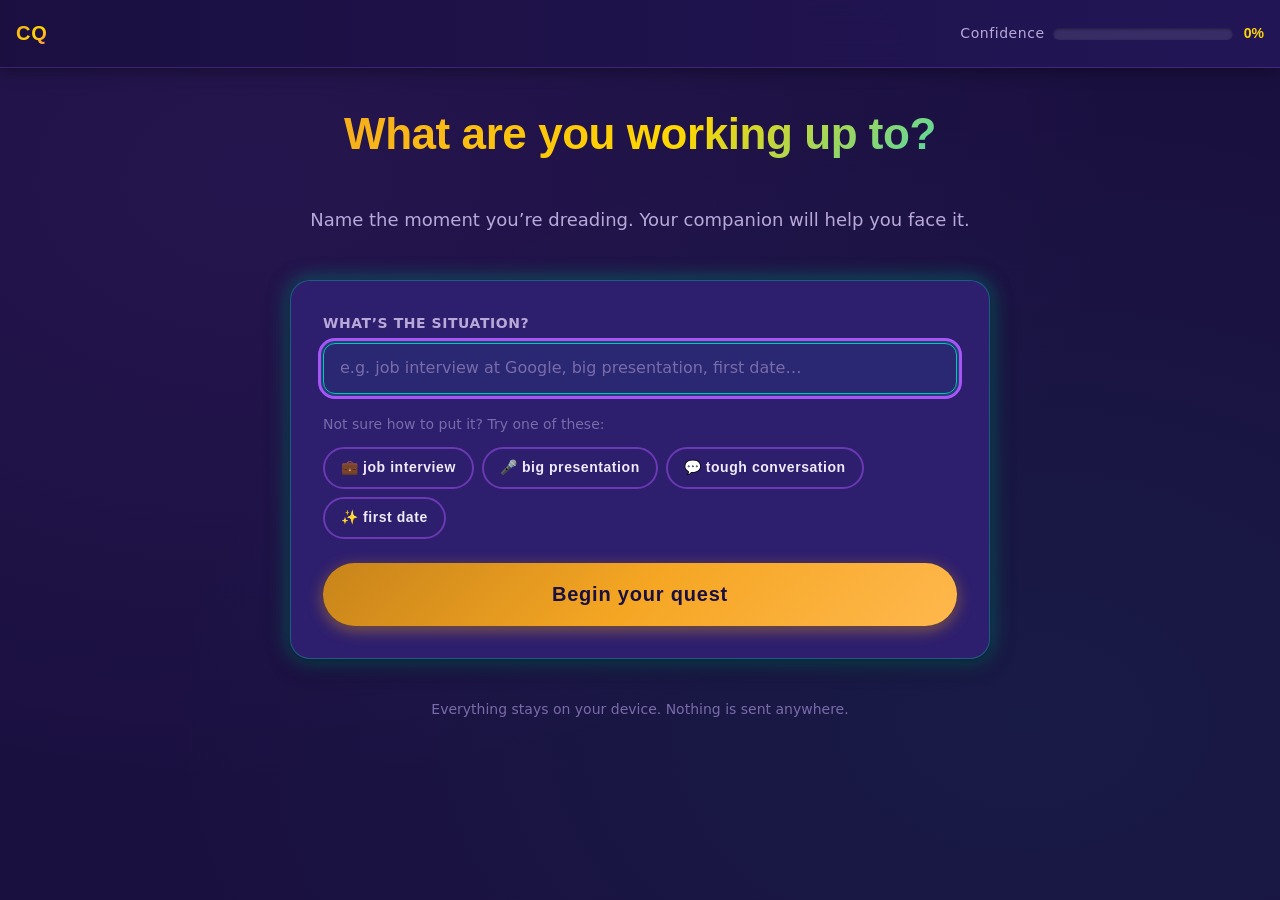
<file: index.html>
<!DOCTYPE html>
<!-- Brick: app-shell | Stud: all CQ.* modules | Socket: index.html -->
<!-- Entry point for ConfidenceQuest. Defines DOM structure and script load order. -->
<html lang="en">
<head>
  <meta charset="UTF-8" />
  <meta name="viewport" content="width=device-width, initial-scale=1.0, viewport-fit=cover" />
  <meta name="theme-color" content="#1A1040" />
  <meta name="description" content="ConfidenceQuest — train your confidence before the big moment." />
  <title>ConfidenceQuest</title>
  <link rel="stylesheet" href="css/theme.css" />
</head>
<body>

  <!-- Fixed top header: logo + event banner + confidence stat bar (injected by CQ.dashboard.renderBar) -->
  <header id="app-header" role="banner">
    <span class="header-logo" aria-label="ConfidenceQuest">CQ</span>
    <span class="header-event" id="header-event" aria-live="polite" aria-label="Current event"></span>
    <!-- CQ.dashboard.renderBar() appends .stat-bar-wrap here -->
  </header>

  <!-- Main app viewport: screen sections are shown/hidden by CQ.app.showScreen -->
  <div id="app">
    <main id="app-content" role="main">

      <!-- Each section starts empty; the matching screen module renders into it on mount. -->
      <section class="screen" id="screen-intake"        aria-label="Intake"></section>
      <section class="screen" id="screen-world-map"     aria-label="World Map"></section>
      <section class="screen" id="screen-breathe-runner"  aria-label="Breathe Runner"></section>
      <section class="screen" id="screen-thought-buster"  aria-label="Thought Buster"></section>
      <section class="screen" id="screen-power-up-lab"    aria-label="Power-Up Lab"></section>
      <section class="screen" id="screen-star-forge"      aria-label="Star Forge"></section>
      <section class="screen" id="screen-boss-battle"     aria-label="Boss Battle"></section>
      <section class="screen" id="screen-dashboard"       aria-label="Dashboard"></section>

    </main>
  </div>

  <!-- ═══════════════════════════════════════════════════════════════════════
       Script load order — MUST match INTERFACES.md exactly.
       Each file reads window.CQ which is initialised by game-state.js first.
       app.js is LAST so it can reference all registered screens.
  ════════════════════════════════════════════════════════════════════════ -->
  <!-- defer: download all in parallel, execute in order after HTML parse (fast first paint) -->
  <script defer src="js/game-state.js"></script>
  <script defer src="js/fx-kit.js"></script>
  <script defer src="js/companion.js"></script>
  <script defer src="js/dashboard.js"></script>
  <script defer src="js/intake.js"></script>
  <script defer src="js/world-map.js"></script>
  <script defer src="js/games/breathe-runner.js"></script>
  <script defer src="js/games/thought-buster.js"></script>
  <script defer src="js/games/power-up-lab.js"></script>
  <script defer src="js/games/star-forge.js"></script>
  <script defer src="js/games/boss-battle.js"></script>
  <script defer src="js/app.js"></script>

</body>
</html>
</file>
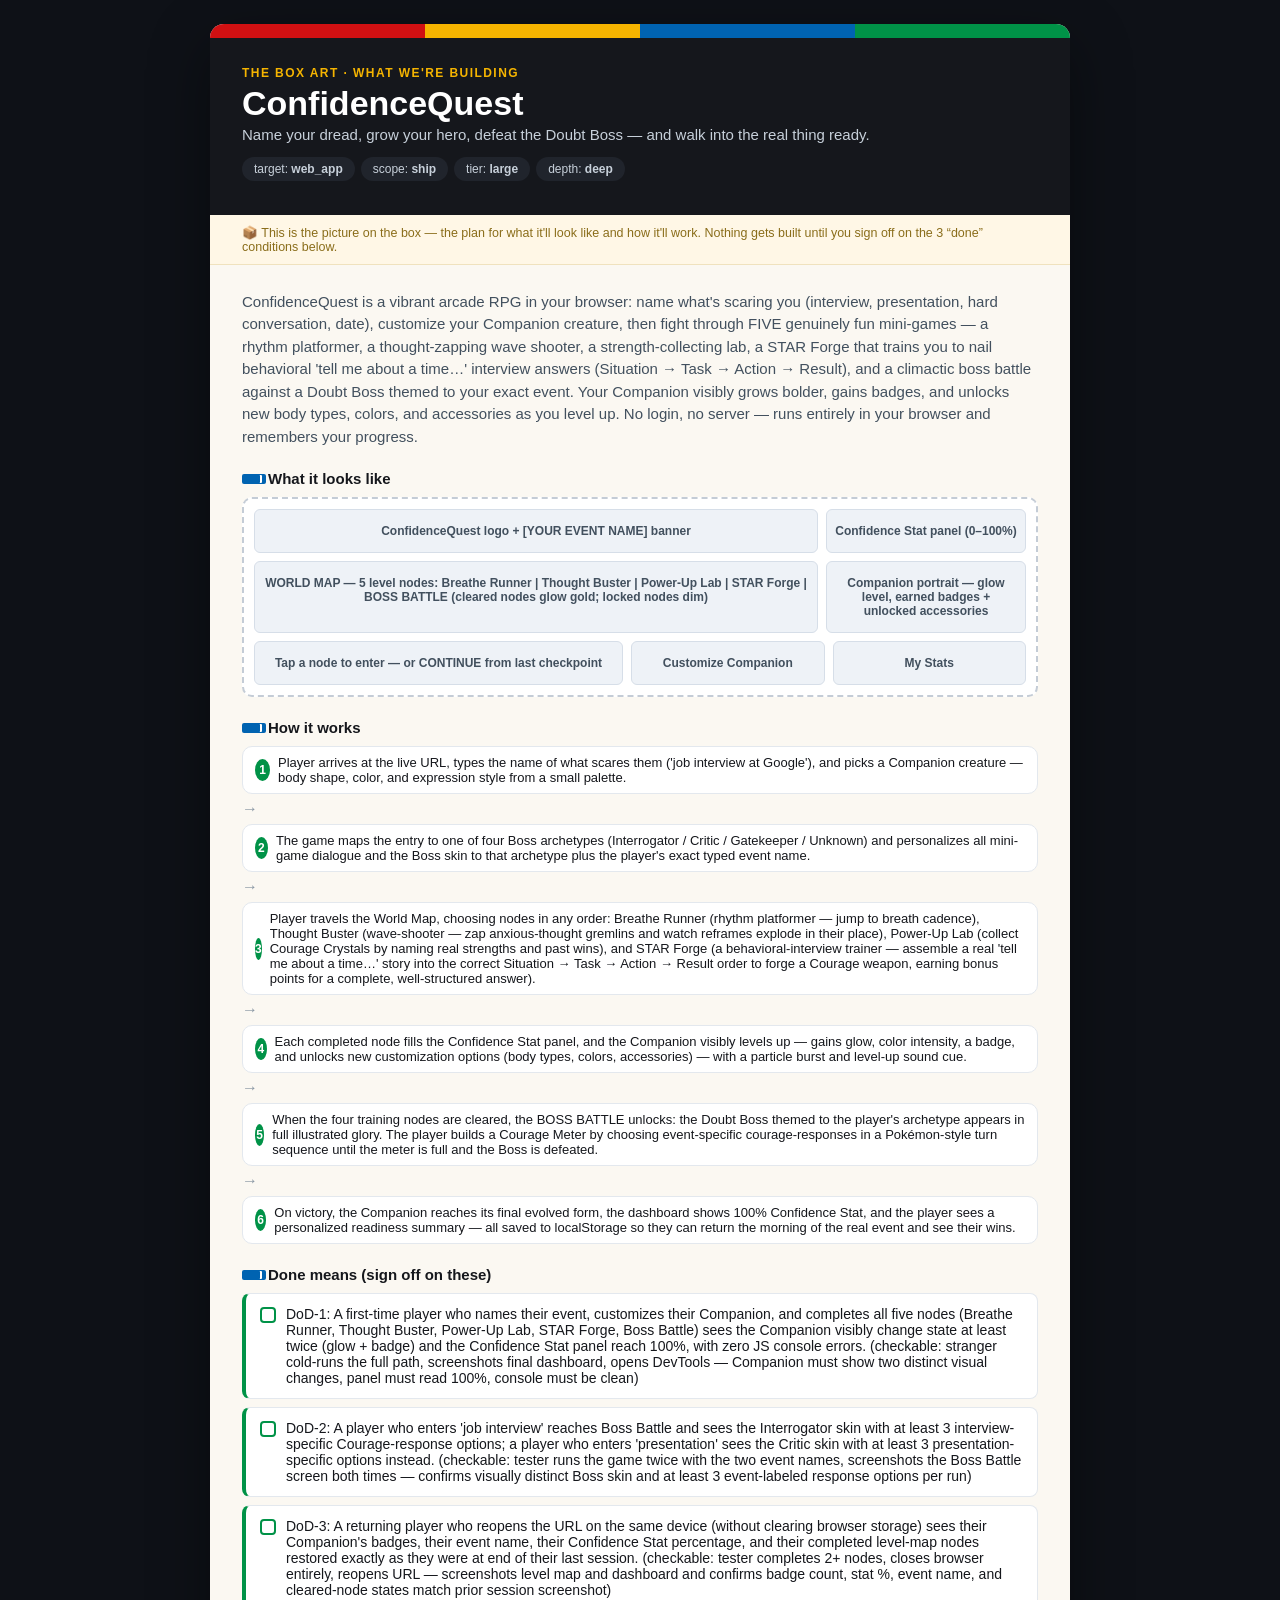
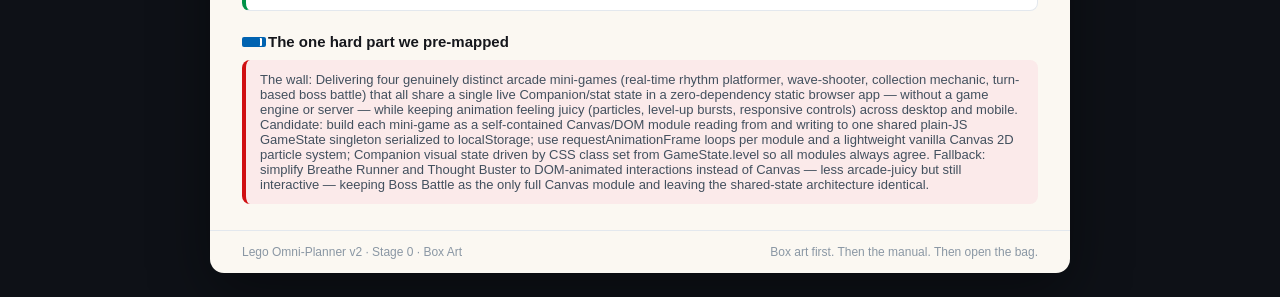
<file: box-art.html>
<!doctype html><html><head><meta charset="utf-8">
<title>Box Art — ConfidenceQuest</title>
<style>
:root{--red:#D01012;--yel:#F5B400;--blu:#0063B1;--grn:#009247;--org:#EE7203;--ink:#15171C;--slate:#42505E;--mute:#8A97A4;--line:#E3E8EE;--paper:#FBF8F2}
*{box-sizing:border-box} body{margin:0;background:#0E1117;font-family:-apple-system,Segoe UI,Roboto,Helvetica,Arial,sans-serif;color:var(--ink);padding:24px}
.page{max-width:860px;margin:0 auto;background:var(--paper);border-radius:14px;overflow:hidden;box-shadow:0 20px 60px rgba(0,0,0,.4)}
.band{display:flex;height:14px} .band>div{flex:1} .band .a{background:var(--red)}.band .b{background:var(--yel)}.band .c{background:var(--blu)}.band .d{background:var(--grn)}
.hero{background:var(--ink);color:#fff;padding:28px 32px}
.kick{color:var(--yel);font-weight:800;font-size:12px;letter-spacing:.12em}
.hero h1{margin:6px 0 4px;font-size:34px;line-height:1.05}
.hero .tag{color:#C7D0DA;font-size:15px}
.chips{margin-top:14px} .chip{display:inline-block;background:#20242C;color:#C7D0DA;border-radius:20px;padding:5px 12px;font-size:12px;margin:0 6px 6px 0}
.body{padding:26px 32px}
.sec{font-weight:800;color:var(--ink);font-size:15px;margin:22px 0 10px;display:flex;align-items:center;gap:8px}
.sec::before{content:"";width:18px;height:10px;border-radius:2px;background:var(--blu);box-shadow:3px 0 0 -1px #fff,6px 0 0 0 var(--blu)}
.what{color:var(--slate);font-size:15px;line-height:1.5}
.wf{border:2px dashed #C4CCD6;border-radius:10px;padding:10px;background:#fff}
.wfrow{display:flex;gap:8px;margin-bottom:8px} .wfrow:last-child{margin-bottom:0}
.wfcell{background:#EEF2F7;border:1px solid #D6DEE8;border-radius:6px;padding:14px 8px;text-align:center;font-size:12px;color:var(--slate);font-weight:600;min-height:30px}
.feat{display:flex;flex-wrap:wrap;gap:8px} .ftag{background:#EEF2F7;border-radius:8px;padding:8px 12px;font-size:13px;color:var(--slate)}
.flow{display:flex;align-items:center;flex-wrap:wrap;gap:6px}
.step{display:flex;align-items:center;gap:8px;background:#fff;border:1px solid var(--line);border-radius:10px;padding:8px 12px}
.num{width:22px;height:22px;border-radius:50%;background:var(--grn);color:#fff;font-weight:800;font-size:12px;display:flex;align-items:center;justify-content:center}
.lbl{font-size:13px;color:var(--ink)} .arr{color:var(--mute);font-weight:800}
ul.dod{list-style:none;padding:0;margin:0} ul.dod li{display:flex;align-items:flex-start;gap:10px;background:#fff;border:1px solid var(--line);border-left:4px solid var(--grn);border-radius:8px;padding:12px 14px;margin-bottom:8px;font-size:14px;color:var(--ink)}
.box{width:16px;height:16px;border:2px solid var(--grn);border-radius:4px;flex:0 0 auto;margin-top:1px}
.wall{background:#FBEAEA;border-left:4px solid var(--red);border-radius:8px;padding:12px 14px;font-size:13px;color:var(--slate)}
.foot{padding:14px 32px;border-top:1px solid var(--line);color:var(--mute);font-size:12px;display:flex;justify-content:space-between}
.note{padding:10px 32px;background:#FFF7E6;color:#8a6d1a;font-size:12.5px;border-bottom:1px solid #F0E2BE}
</style></head><body>
<div class="page">
  <div class="band"><div class="a"></div><div class="b"></div><div class="c"></div><div class="d"></div></div>
  <div class="hero">
    <div class="kick">THE BOX ART · WHAT WE'RE BUILDING</div>
    <h1>ConfidenceQuest</h1>
    <div class="tag">Name your dread, grow your hero, defeat the Doubt Boss — and walk into the real thing ready.</div>
    <div class="chips"><span class="chip">target: <b>web_app</b></span><span class="chip">scope: <b>ship</b></span><span class="chip">tier: <b>large</b></span><span class="chip">depth: <b>deep</b></span></div>
  </div>
  <div class="note">📦 This is the picture on the box — the plan for what it'll look like and how it'll work. Nothing gets built until you sign off on the 3 “done” conditions below.</div>
  <div class="body">
    <div class="what">ConfidenceQuest is a vibrant arcade RPG in your browser: name what&#x27;s scaring you (interview, presentation, hard conversation, date), customize your Companion creature, then fight through FIVE genuinely fun mini-games — a rhythm platformer, a thought-zapping wave shooter, a strength-collecting lab, a STAR Forge that trains you to nail behavioral &#x27;tell me about a time…&#x27; interview answers (Situation → Task → Action → Result), and a climactic boss battle against a Doubt Boss themed to your exact event. Your Companion visibly grows bolder, gains badges, and unlocks new body types, colors, and accessories as you level up. No login, no server — runs entirely in your browser and remembers your progress.</div>
    <div class="sec">What it looks like</div>
    <div class="wf"><div class="wfrow"><div class="wfcell" style="flex:3">ConfidenceQuest logo + [YOUR EVENT NAME] banner</div><div class="wfcell" style="flex:1">Confidence Stat panel (0–100%)</div></div><div class="wfrow"><div class="wfcell" style="flex:3">WORLD MAP — 5 level nodes: Breathe Runner | Thought Buster | Power-Up Lab | STAR Forge | BOSS BATTLE (cleared nodes glow gold; locked nodes dim)</div><div class="wfcell" style="flex:1">Companion portrait — glow level, earned badges + unlocked accessories</div></div><div class="wfrow"><div class="wfcell" style="flex:2">Tap a node to enter — or CONTINUE from last checkpoint</div><div class="wfcell" style="flex:1">Customize Companion</div><div class="wfcell" style="flex:1">My Stats</div></div></div>
    <div class="sec">How it works</div>
    <div class="flow"><div class="step"><div class="num">1</div><div class="lbl">Player arrives at the live URL, types the name of what scares them (&#x27;job interview at Google&#x27;), and picks a Companion creature — body shape, color, and expression style from a small palette.</div></div><div class="arr">→</div><div class="step"><div class="num">2</div><div class="lbl">The game maps the entry to one of four Boss archetypes (Interrogator / Critic / Gatekeeper / Unknown) and personalizes all mini-game dialogue and the Boss skin to that archetype plus the player&#x27;s exact typed event name.</div></div><div class="arr">→</div><div class="step"><div class="num">3</div><div class="lbl">Player travels the World Map, choosing nodes in any order: Breathe Runner (rhythm platformer — jump to breath cadence), Thought Buster (wave-shooter — zap anxious-thought gremlins and watch reframes explode in their place), Power-Up Lab (collect Courage Crystals by naming real strengths and past wins), and STAR Forge (a behavioral-interview trainer — assemble a real &#x27;tell me about a time…&#x27; story into the correct Situation → Task → Action → Result order to forge a Courage weapon, earning bonus points for a complete, well-structured answer).</div></div><div class="arr">→</div><div class="step"><div class="num">4</div><div class="lbl">Each completed node fills the Confidence Stat panel, and the Companion visibly levels up — gains glow, color intensity, a badge, and unlocks new customization options (body types, colors, accessories) — with a particle burst and level-up sound cue.</div></div><div class="arr">→</div><div class="step"><div class="num">5</div><div class="lbl">When the four training nodes are cleared, the BOSS BATTLE unlocks: the Doubt Boss themed to the player&#x27;s archetype appears in full illustrated glory. The player builds a Courage Meter by choosing event-specific courage-responses in a Pokémon-style turn sequence until the meter is full and the Boss is defeated.</div></div><div class="arr">→</div><div class="step"><div class="num">6</div><div class="lbl">On victory, the Companion reaches its final evolved form, the dashboard shows 100% Confidence Stat, and the player sees a personalized readiness summary — all saved to localStorage so they can return the morning of the real event and see their wins.</div></div></div>
    <div class="sec">Done means (sign off on these)</div>
    <ul class="dod"><li><span class="box"></span>DoD-1: A first-time player who names their event, customizes their Companion, and completes all five nodes (Breathe Runner, Thought Buster, Power-Up Lab, STAR Forge, Boss Battle) sees the Companion visibly change state at least twice (glow + badge) and the Confidence Stat panel reach 100%, with zero JS console errors. (checkable: stranger cold-runs the full path, screenshots final dashboard, opens DevTools — Companion must show two distinct visual changes, panel must read 100%, console must be clean)</li><li><span class="box"></span>DoD-2: A player who enters &#x27;job interview&#x27; reaches Boss Battle and sees the Interrogator skin with at least 3 interview-specific Courage-response options; a player who enters &#x27;presentation&#x27; sees the Critic skin with at least 3 presentation-specific options instead. (checkable: tester runs the game twice with the two event names, screenshots the Boss Battle screen both times — confirms visually distinct Boss skin and at least 3 event-labeled response options per run)</li><li><span class="box"></span>DoD-3: A returning player who reopens the URL on the same device (without clearing browser storage) sees their Companion&#x27;s badges, their event name, their Confidence Stat percentage, and their completed level-map nodes restored exactly as they were at end of their last session. (checkable: tester completes 2+ nodes, closes browser entirely, reopens URL — screenshots level map and dashboard and confirms badge count, stat %, event name, and cleared-node states match prior session screenshot)</li></ul>
    <div class="sec">The one hard part we pre-mapped</div>
    <div class="wall">The wall: Delivering four genuinely distinct arcade mini-games (real-time rhythm platformer, wave-shooter, collection mechanic, turn-based boss battle) that all share a single live Companion/stat state in a zero-dependency static browser app — without a game engine or server — while keeping animation feeling juicy (particles, level-up bursts, responsive controls) across desktop and mobile. Candidate: build each mini-game as a self-contained Canvas/DOM module reading from and writing to one shared plain-JS GameState singleton serialized to localStorage; use requestAnimationFrame loops per module and a lightweight vanilla Canvas 2D particle system; Companion visual state driven by CSS class set from GameState.level so all modules always agree. Fallback: simplify Breathe Runner and Thought Buster to DOM-animated interactions instead of Canvas — less arcade-juicy but still interactive — keeping Boss Battle as the only full Canvas module and leaving the shared-state architecture identical.</div>
  </div>
  <div class="foot"><span>Lego Omni-Planner v2 · Stage 0 · Box Art</span><span>Box art first. Then the manual. Then open the bag.</span></div>
</div>
</body></html>
</file>
<file: css/theme.css>
/* theme-kit — ConfidenceQuest design tokens, screen system, layout utilities, companion glow levels
   stud: reads box-art.json (palette/tone: vibrant indie-game, warm, energetic)
   socket: writes css/theme.css — consumed by every brick (app-shell, companion-system, screens) */

/* ==========================================================================
   DESIGN TOKENS — Custom Properties
   ========================================================================== */

:root {
  /* --- Brand palette --- */
  --amber:        #F5A623;
  --amber-light:  #FFB84D;
  --amber-dark:   #C8841A;
  --teal:         #00C9B1;
  --teal-light:   #33D6C4;
  --teal-dark:    #009E8C;
  --gold:         #FFD700;
  --gold-light:   #FFE74C;
  --coral:        #FF6B6B;
  --coral-light:  #FF8E8E;
  --coral-dark:   #CC4545;

  /* --- Background & surface shades --- */
  --bg:           #1A1040;   /* deep indigo — the game canvas */
  --bg-mid:       #231657;   /* slightly lighter indigo for cards */
  --bg-surface:   #2D1E6E;   /* surface / panel background */
  --bg-surface2:  #3A2685;   /* elevated surface (modals, tooltips) */
  --bg-overlay:   rgba(26, 16, 64, 0.85);

  /* --- Text --- */
  --text-primary:   #F0EAF8;   /* near-white with warm purple tint */
  --text-secondary: #B8A9D9;   /* muted lavender — labels, captions */
  --text-dim:       #7A6BAA;   /* very dim — disabled, placeholders */
  --text-on-amber:  #1A1040;   /* dark text on amber buttons */
  --text-on-teal:   #0A0825;   /* dark text on teal buttons */
  --text-on-gold:   #1A1040;

  /* --- Accent / highlight --- */
  --accent-glow:    #A855F7;   /* purple glow for companion / focus rings */
  --star-color:     #FFD700;
  --badge-bg:       #3A2685;
  --badge-border:   #A855F7;

  /* --- Spacing scale (8-pt grid) --- */
  --sp-1:  0.25rem;  /*  4px */
  --sp-2:  0.5rem;   /*  8px */
  --sp-3:  0.75rem;  /* 12px */
  --sp-4:  1rem;     /* 16px */
  --sp-5:  1.25rem;  /* 20px */
  --sp-6:  1.5rem;   /* 24px */
  --sp-8:  2rem;     /* 32px */
  --sp-10: 2.5rem;   /* 40px */
  --sp-12: 3rem;     /* 48px */
  --sp-16: 4rem;     /* 64px */

  /* --- Border radius --- */
  --r-sm:   0.375rem;  /*  6px */
  --r-md:   0.75rem;   /* 12px */
  --r-lg:   1.25rem;   /* 20px */
  --r-xl:   2rem;      /* 32px */
  --r-full: 9999px;

  /* --- Shadows / glow --- */
  --shadow-card:    0 4px 24px rgba(0, 0, 0, 0.45), 0 1px 4px rgba(0,0,0,0.3);
  --shadow-amber:   0 0 20px rgba(245, 166, 35, 0.55);
  --shadow-teal:    0 0 20px rgba(0, 201, 177, 0.55);
  --shadow-gold:    0 0 24px rgba(255, 215, 0, 0.7);
  --shadow-purple:  0 0 20px rgba(168, 85, 247, 0.55);
  --shadow-coral:   0 0 20px rgba(255, 107, 107, 0.55);

  /* --- Typography --- */
  /* Game display — bold, rounded, widely-supported cross-platform */
  --font-display: "Trebuchet MS", "Segoe UI", "Helvetica Neue", Arial, sans-serif;
  /* Body — clean, legible at small sizes on all platforms */
  --font-body:    system-ui, -apple-system, "Segoe UI", Roboto, Helvetica, Arial, sans-serif;
  --font-mono:    "Menlo", "Consolas", "Courier New", monospace;

  /* Type scale */
  --text-xs:   0.75rem;   /* 12px */
  --text-sm:   0.875rem;  /* 14px */
  --text-base: 1rem;      /* 16px */
  --text-lg:   1.125rem;  /* 18px */
  --text-xl:   1.25rem;   /* 20px */
  --text-2xl:  1.5rem;    /* 24px */
  --text-3xl:  1.875rem;  /* 30px */
  --text-4xl:  2.25rem;   /* 36px */
  --text-5xl:  3rem;      /* 48px */

  /* Line heights */
  --leading-tight:  1.2;
  --leading-snug:   1.35;
  --leading-normal: 1.55;

  /* Letter spacing */
  --tracking-wide:  0.04em;
  --tracking-wider: 0.08em;
  --tracking-tight: -0.01em;

  /* --- Transitions --- */
  --ease-out:    cubic-bezier(0.25, 0.8, 0.25, 1);
  --ease-bounce: cubic-bezier(0.34, 1.56, 0.64, 1);
  --ease-in-out: cubic-bezier(0.45, 0, 0.55, 1);
  --dur-fast:    120ms;
  --dur-normal:  240ms;
  --dur-slow:    400ms;

  /* --- Layout --- */
  --header-h:  56px;
  --max-w:     640px;   /* max content width on wide screens */
}


/* ==========================================================================
   RESET / BASE
   ========================================================================== */

*,
*::before,
*::after {
  box-sizing: border-box;
  margin: 0;
  padding: 0;
}

html {
  font-size: 16px;
  -webkit-text-size-adjust: 100%;
  text-size-adjust: 100%;
  scroll-behavior: smooth;
}

body {
  font-family: var(--font-body);
  font-size: var(--text-base);
  line-height: var(--leading-normal);
  color: var(--text-primary);
  background-color: var(--bg);
  /* Subtle star-field gradient behind everything */
  background-image:
    radial-gradient(ellipse at 20% 20%, rgba(168, 85, 247, 0.08) 0%, transparent 60%),
    radial-gradient(ellipse at 80% 80%, rgba(0, 201, 177, 0.06) 0%, transparent 60%);
  min-height: 100dvh;
  overscroll-behavior: none;
  -webkit-font-smoothing: antialiased;
  -moz-osx-font-smoothing: grayscale;
}

img, canvas, svg {
  display: block;
  max-width: 100%;
}

button, input, textarea, select {
  font: inherit;
  color: inherit;
  border: none;
  background: none;
  outline: none;
}

a {
  color: var(--teal-light);
  text-decoration: none;
}

a:hover {
  color: var(--teal);
}

ul, ol {
  list-style: none;
}


/* ==========================================================================
   VIEWPORT APP CONTAINER
   ========================================================================== */

#app {
  display: flex;
  flex-direction: column;
  min-height: 100dvh;
  width: 100%;
  position: relative;
}

/* The scrollable content area below the fixed header */
#app-content {
  flex: 1;
  display: flex;
  flex-direction: column;
  margin-top: var(--header-h);
  width: 100%;
  overflow-x: hidden;
}


/* ==========================================================================
   FIXED TOP HEADER BAR
   (logo + event banner + Confidence Stat bar)
   ========================================================================== */

#app-header {
  position: fixed;
  top: 0;
  left: 0;
  right: 0;
  height: var(--header-h);
  z-index: 100;
  display: flex;
  align-items: center;
  gap: var(--sp-3);
  padding: 0 var(--sp-4);
  background: linear-gradient(
    90deg,
    rgba(26, 16, 64, 0.97) 0%,
    rgba(35, 22, 87, 0.97) 100%
  );
  backdrop-filter: blur(12px);
  -webkit-backdrop-filter: blur(12px);
  border-bottom: 1px solid rgba(168, 85, 247, 0.25);
  box-shadow: 0 2px 16px rgba(0, 0, 0, 0.4);
}

#app-header .header-logo {
  font-family: var(--font-display);
  font-size: var(--text-lg);
  font-weight: 700;
  letter-spacing: var(--tracking-wide);
  background: linear-gradient(135deg, var(--amber) 0%, var(--gold) 60%, var(--coral) 100%);
  -webkit-background-clip: text;
  -webkit-text-fill-color: transparent;
  background-clip: text;
  white-space: nowrap;
  flex-shrink: 0;
}

#app-header .header-event {
  font-size: var(--text-xs);
  color: var(--text-secondary);
  letter-spacing: var(--tracking-wider);
  text-transform: uppercase;
  white-space: nowrap;
  overflow: hidden;
  text-overflow: ellipsis;
  flex: 1;
  min-width: 0;
}

/* Stat bar lives in the header on the right */
#app-header .stat-bar-wrap {
  flex-shrink: 0;
  display: flex;
  align-items: center;
  gap: var(--sp-2);
}

#app-header .stat-label {
  font-size: var(--text-xs);
  color: var(--text-secondary);
  letter-spacing: var(--tracking-wide);
  white-space: nowrap;
}

#app-header .stat-pct {
  font-family: var(--font-display);
  font-size: var(--text-sm);
  font-weight: 700;
  color: var(--gold);
  min-width: 3ch;
  text-align: right;
}


/* ==========================================================================
   CONFIDENCE STAT BAR  (.stat-bar / .stat-bar__fill)
   Used both in the header and on the dashboard screen.
   ========================================================================== */

.stat-bar {
  position: relative;
  width: 80px;
  height: 8px;
  border-radius: var(--r-full);
  background: rgba(255, 255, 255, 0.1);
  overflow: hidden;
  box-shadow: inset 0 1px 3px rgba(0,0,0,0.4);
}

.stat-bar__fill {
  position: absolute;
  top: 0;
  left: 0;
  height: 100%;
  border-radius: var(--r-full);
  background: linear-gradient(90deg, var(--teal) 0%, var(--gold) 60%, var(--amber) 100%);
  box-shadow: 0 0 8px rgba(255, 215, 0, 0.6);
  transition: width var(--dur-slow) var(--ease-out);
  will-change: width;
}

/* Larger stat bar for dashboard screen */
.stat-bar--lg {
  width: 100%;
  height: 18px;
  border-radius: var(--r-full);
}

.stat-bar--lg .stat-bar__fill {
  box-shadow: 0 0 16px rgba(255, 215, 0, 0.7), 0 0 32px rgba(0, 201, 177, 0.4);
}

/* Pulsing shimmer on fill when at 100% */
.stat-bar__fill--complete {
  animation: shimmer-bar 1.8s ease-in-out infinite;
}

@keyframes shimmer-bar {
  0%, 100% { filter: brightness(1); }
  50%       { filter: brightness(1.35) saturate(1.3); }
}


/* ==========================================================================
   SCREEN SYSTEM  (app-shell writes .screen / .screen--active per INTERFACES.md)
   ========================================================================== */

.screen {
  display: none;
  flex-direction: column;
  align-items: center;
  width: 100%;
  min-height: calc(100dvh - var(--header-h));
  padding: var(--sp-6) var(--sp-4) var(--sp-12);
  animation: none;
}

.screen--active {
  display: flex;
  animation: screen-in var(--dur-normal) var(--ease-out) both;
}

@keyframes screen-in {
  from {
    opacity: 0;
    transform: translateY(10px);
  }
  to {
    opacity: 1;
    transform: translateY(0);
  }
}

/* Centered content wrapper inside a screen */
.screen__inner {
  width: 100%;
  max-width: var(--max-w);
  display: flex;
  flex-direction: column;
  gap: var(--sp-6);
}


/* ==========================================================================
   TYPOGRAPHY UTILITIES
   ========================================================================== */

.font-display { font-family: var(--font-display); }
.font-body    { font-family: var(--font-body); }

.text-xs   { font-size: var(--text-xs);  }
.text-sm   { font-size: var(--text-sm);  }
.text-base { font-size: var(--text-base);}
.text-lg   { font-size: var(--text-lg);  }
.text-xl   { font-size: var(--text-xl);  }
.text-2xl  { font-size: var(--text-2xl); }
.text-3xl  { font-size: var(--text-3xl); }
.text-4xl  { font-size: var(--text-4xl); }

.font-bold   { font-weight: 700; }
.font-medium { font-weight: 500; }
.font-normal { font-weight: 400; }

.text-center { text-align: center; }
.text-left   { text-align: left;   }
.text-right  { text-align: right;  }

.leading-tight  { line-height: var(--leading-tight);  }
.leading-snug   { line-height: var(--leading-snug);   }
.leading-normal { line-height: var(--leading-normal); }

.tracking-wide   { letter-spacing: var(--tracking-wide);  }
.tracking-wider  { letter-spacing: var(--tracking-wider); }
.tracking-tight  { letter-spacing: var(--tracking-tight); }
.uppercase { text-transform: uppercase; }

/* Color utilities */
.text-primary   { color: var(--text-primary);   }
.text-secondary { color: var(--text-secondary); }
.text-dim       { color: var(--text-dim);       }
.text-amber     { color: var(--amber);    }
.text-teal      { color: var(--teal);     }
.text-gold      { color: var(--gold);     }
.text-coral     { color: var(--coral);    }

/* Gradient display headings */
.heading-gradient {
  font-family: var(--font-display);
  font-weight: 700;
  letter-spacing: var(--tracking-tight);
  line-height: var(--leading-tight);
  background: linear-gradient(135deg, var(--amber) 0%, var(--gold) 55%, var(--teal-light) 100%);
  -webkit-background-clip: text;
  -webkit-text-fill-color: transparent;
  background-clip: text;
}

.heading-coral {
  background: linear-gradient(135deg, var(--coral) 0%, var(--amber) 100%);
  -webkit-background-clip: text;
  -webkit-text-fill-color: transparent;
  background-clip: text;
}


/* ==========================================================================
   LAYOUT UTILITIES
   ========================================================================== */

/* Flex */
.flex         { display: flex; }
.flex-col     { display: flex; flex-direction: column; }
.flex-row     { display: flex; flex-direction: row; }
.flex-wrap    { flex-wrap: wrap; }
.flex-1       { flex: 1; }
.flex-shrink-0{ flex-shrink: 0; }
.items-center { align-items: center; }
.items-start  { align-items: flex-start; }
.items-end    { align-items: flex-end; }
.items-stretch{ align-items: stretch; }
.justify-center  { justify-content: center; }
.justify-between { justify-content: space-between; }
.justify-end     { justify-content: flex-end; }
.justify-start   { justify-content: flex-start; }
.justify-around  { justify-content: space-around; }

/* Grid */
.grid       { display: grid; }
.grid-2     { display: grid; grid-template-columns: repeat(2, 1fr); }
.grid-3     { display: grid; grid-template-columns: repeat(3, 1fr); }
.grid-auto  { display: grid; grid-template-columns: repeat(auto-fill, minmax(140px, 1fr)); }

/* Gap */
.gap-1  { gap: var(--sp-1); }
.gap-2  { gap: var(--sp-2); }
.gap-3  { gap: var(--sp-3); }
.gap-4  { gap: var(--sp-4); }
.gap-6  { gap: var(--sp-6); }
.gap-8  { gap: var(--sp-8); }

/* Spacing */
.p-0  { padding: 0; }
.p-2  { padding: var(--sp-2); }
.p-4  { padding: var(--sp-4); }
.p-6  { padding: var(--sp-6); }
.px-4 { padding-left: var(--sp-4); padding-right: var(--sp-4); }
.py-4 { padding-top: var(--sp-4); padding-bottom: var(--sp-4); }
.py-2 { padding-top: var(--sp-2); padding-bottom: var(--sp-2); }
.mt-2 { margin-top: var(--sp-2); }
.mt-4 { margin-top: var(--sp-4); }
.mt-6 { margin-top: var(--sp-6); }
.mt-8 { margin-top: var(--sp-8); }
.mb-2 { margin-bottom: var(--sp-2); }
.mb-4 { margin-bottom: var(--sp-4); }
.mb-6 { margin-bottom: var(--sp-6); }
.mx-auto { margin-left: auto; margin-right: auto; }

/* Sizing */
.w-full  { width: 100%; }
.w-auto  { width: auto; }
.h-full  { height: 100%; }
.min-h-screen { min-height: 100dvh; }
.max-w-content { max-width: var(--max-w); }

/* Position */
.relative { position: relative; }
.absolute { position: absolute; }
.fixed    { position: fixed; }
.inset-0  { top: 0; left: 0; right: 0; bottom: 0; }

/* Display */
.block        { display: block; }
.inline-block { display: inline-block; }
.hidden       { display: none !important; }
.sr-only {
  position: absolute;
  width: 1px; height: 1px;
  padding: 0; margin: -1px;
  overflow: hidden;
  clip: rect(0,0,0,0);
  white-space: nowrap;
  border: 0;
}

/* Overflow */
.overflow-hidden { overflow: hidden; }
.overflow-auto   { overflow: auto; }

/* Border radius */
.r-sm   { border-radius: var(--r-sm); }
.r-md   { border-radius: var(--r-md); }
.r-lg   { border-radius: var(--r-lg); }
.r-xl   { border-radius: var(--r-xl); }
.r-full { border-radius: var(--r-full); }


/* ==========================================================================
   CARD  (centered, elevated surface for screen content)
   ========================================================================== */

.card {
  background: var(--bg-surface);
  border: 1px solid rgba(168, 85, 247, 0.18);
  border-radius: var(--r-lg);
  padding: var(--sp-6);
  box-shadow: var(--shadow-card);
  width: 100%;
}

.card--glow-amber {
  border-color: rgba(245, 166, 35, 0.35);
  box-shadow: var(--shadow-card), var(--shadow-amber);
}

.card--glow-teal {
  border-color: rgba(0, 201, 177, 0.35);
  box-shadow: var(--shadow-card), var(--shadow-teal);
}

.card--glow-gold {
  border-color: rgba(255, 215, 0, 0.45);
  box-shadow: var(--shadow-card), var(--shadow-gold);
}

.card--glass {
  background: rgba(45, 30, 110, 0.6);
  backdrop-filter: blur(16px);
  -webkit-backdrop-filter: blur(16px);
}


/* ==========================================================================
   BUTTONS
   Touch targets min-height 44px for mobile (WCAG 2.5.5)
   ========================================================================== */

.btn {
  display: inline-flex;
  align-items: center;
  justify-content: center;
  gap: var(--sp-2);
  min-height: 44px;
  min-width: 44px;
  padding: var(--sp-3) var(--sp-6);
  border-radius: var(--r-full);
  font-family: var(--font-display);
  font-size: var(--text-base);
  font-weight: 700;
  letter-spacing: var(--tracking-wide);
  cursor: pointer;
  transition:
    transform var(--dur-fast) var(--ease-bounce),
    box-shadow var(--dur-normal) var(--ease-out),
    filter var(--dur-fast) var(--ease-out);
  user-select: none;
  -webkit-tap-highlight-color: transparent;
  text-decoration: none;
  border: none;
  outline: none;
  position: relative;
  overflow: hidden;
}

/* Ripple preparation — JS can add .btn--press to trigger */
.btn::after {
  content: "";
  position: absolute;
  inset: 0;
  background: rgba(255,255,255,0);
  transition: background var(--dur-fast) var(--ease-out);
  border-radius: inherit;
  pointer-events: none;
}

.btn:active::after {
  background: rgba(255,255,255,0.12);
}

/* Focus ring — visible keyboard navigation (WCAG 2.4.7) */
.btn:focus-visible {
  outline: 3px solid var(--accent-glow);
  outline-offset: 3px;
}

/* Disabled state */
.btn:disabled,
.btn[aria-disabled="true"] {
  opacity: 0.4;
  cursor: not-allowed;
  pointer-events: none;
}

/* --- Primary / Amber --- */
.btn--primary {
  background: linear-gradient(135deg, var(--amber-dark) 0%, var(--amber) 50%, var(--amber-light) 100%);
  color: var(--text-on-amber);
  box-shadow: 0 4px 16px rgba(245, 166, 35, 0.45), 0 1px 4px rgba(0,0,0,0.3);
}

.btn--primary:hover {
  transform: translateY(-2px) scale(1.03);
  box-shadow: 0 8px 28px rgba(245, 166, 35, 0.6), 0 2px 6px rgba(0,0,0,0.3);
  filter: brightness(1.08);
}

.btn--primary:active {
  transform: translateY(0) scale(0.97);
  box-shadow: 0 2px 10px rgba(245, 166, 35, 0.4);
}

/* --- Secondary / Teal --- */
.btn--secondary {
  background: linear-gradient(135deg, var(--teal-dark) 0%, var(--teal) 55%, var(--teal-light) 100%);
  color: var(--text-on-teal);
  box-shadow: 0 4px 16px rgba(0, 201, 177, 0.4), 0 1px 4px rgba(0,0,0,0.3);
}

.btn--secondary:hover {
  transform: translateY(-2px) scale(1.03);
  box-shadow: 0 8px 28px rgba(0, 201, 177, 0.55), 0 2px 6px rgba(0,0,0,0.3);
  filter: brightness(1.08);
}

.btn--secondary:active {
  transform: translateY(0) scale(0.97);
  box-shadow: 0 2px 10px rgba(0, 201, 177, 0.35);
}

/* --- Ghost (outline) --- */
.btn--ghost {
  background: transparent;
  border: 2px solid rgba(168, 85, 247, 0.5);
  color: var(--text-primary);
  box-shadow: none;
}

.btn--ghost:hover {
  border-color: var(--accent-glow);
  background: rgba(168, 85, 247, 0.1);
  transform: translateY(-1px);
}

.btn--ghost:active {
  transform: translateY(0);
  background: rgba(168, 85, 247, 0.18);
}

/* --- Danger / Coral --- */
.btn--danger {
  background: linear-gradient(135deg, var(--coral-dark) 0%, var(--coral) 55%, var(--coral-light) 100%);
  color: #fff;
  box-shadow: 0 4px 16px rgba(255, 107, 107, 0.4), 0 1px 4px rgba(0,0,0,0.3);
}

.btn--danger:hover {
  transform: translateY(-2px) scale(1.03);
  box-shadow: 0 8px 28px rgba(255, 107, 107, 0.55);
  filter: brightness(1.08);
}

.btn--danger:active {
  transform: translateY(0) scale(0.97);
}

/* --- Gold / boss-defeat celebration --- */
.btn--gold {
  background: linear-gradient(135deg, #C8A800 0%, var(--gold) 50%, var(--gold-light) 100%);
  color: var(--text-on-gold);
  box-shadow: 0 4px 20px rgba(255, 215, 0, 0.5), 0 1px 4px rgba(0,0,0,0.3);
}

.btn--gold:hover {
  transform: translateY(-2px) scale(1.03);
  box-shadow: 0 8px 32px rgba(255, 215, 0, 0.7);
  filter: brightness(1.1);
}

.btn--gold:active {
  transform: translateY(0) scale(0.97);
}

/* --- Size modifiers --- */
.btn--sm {
  font-size: var(--text-sm);
  padding: var(--sp-2) var(--sp-4);
  min-height: 44px;
}

.btn--lg {
  font-size: var(--text-xl);
  padding: var(--sp-4) var(--sp-8);
  min-height: 56px;
}

.btn--xl {
  font-size: var(--text-2xl);
  padding: var(--sp-5) var(--sp-10);
  min-height: 64px;
  border-radius: var(--r-xl);
}

/* Full-width button */
.btn--block {
  width: 100%;
}

/* Pulsing "call to action" animation for the main CTA */
.btn--pulse {
  animation: btn-pulse 2.2s ease-in-out infinite;
}

@keyframes btn-pulse {
  0%, 100% { box-shadow: 0 4px 16px rgba(245, 166, 35, 0.45), 0 0 0 0 rgba(245, 166, 35, 0); }
  50%       { box-shadow: 0 4px 24px rgba(245, 166, 35, 0.65), 0 0 0 8px rgba(245, 166, 35, 0); }
}


/* ==========================================================================
   FORM INPUTS
   ========================================================================== */

.input {
  display: block;
  width: 100%;
  min-height: 48px;
  padding: var(--sp-3) var(--sp-4);
  background: rgba(255, 255, 255, 0.06);
  border: 1.5px solid rgba(168, 85, 247, 0.3);
  border-radius: var(--r-md);
  color: var(--text-primary);
  font-size: var(--text-base);
  transition:
    border-color var(--dur-fast) var(--ease-out),
    box-shadow var(--dur-fast) var(--ease-out),
    background var(--dur-fast) var(--ease-out);
  outline: none;
}

.input::placeholder {
  color: var(--text-dim);
}

.input:hover {
  border-color: rgba(168, 85, 247, 0.55);
  background: rgba(255, 255, 255, 0.09);
}

.input:focus {
  border-color: var(--teal);
  background: rgba(0, 201, 177, 0.06);
  box-shadow: 0 0 0 3px rgba(0, 201, 177, 0.2);
}

.input:focus-visible {
  outline: 3px solid var(--accent-glow);
  outline-offset: 2px;
}

.label {
  display: block;
  font-size: var(--text-sm);
  font-weight: 600;
  color: var(--text-secondary);
  letter-spacing: var(--tracking-wide);
  text-transform: uppercase;
  margin-bottom: var(--sp-2);
}


/* ==========================================================================
   COMPANION VISUAL STATES
   companion-system writes .companion--lvlN on the companion element.
   Level 0 = dim/timid; levels 1-6 = progressively stronger glow + saturation.
   ========================================================================== */

.companion {
  display: inline-flex;
  align-items: center;
  justify-content: center;
  position: relative;
  /* Base transition: any glow change animates smoothly */
  transition:
    filter var(--dur-slow) var(--ease-out),
    transform var(--dur-slow) var(--ease-bounce);
}

/* Level 0 — dim, desaturated, timid */
.companion--lvl0 {
  filter: grayscale(60%) brightness(0.7) saturate(0.5);
}

/* Level 1 — first hint of color returning */
.companion--lvl1 {
  filter: grayscale(35%) brightness(0.85) saturate(0.75);
  /* Faint purple pulse */
  animation: companion-breathe-1 3.5s ease-in-out infinite;
}

@keyframes companion-breathe-1 {
  0%, 100% { filter: grayscale(35%) brightness(0.85) saturate(0.75); }
  50%       { filter: grayscale(20%) brightness(0.95) saturate(0.9); }
}

/* Level 2 — alive, soft amber glow emerging */
.companion--lvl2 {
  filter: grayscale(10%) brightness(1) saturate(1.1);
  animation: companion-glow-2 3s ease-in-out infinite;
}

@keyframes companion-glow-2 {
  0%, 100% {
    filter: grayscale(10%) brightness(1) saturate(1.1);
    box-shadow: 0 0 12px rgba(245, 166, 35, 0.25);
  }
  50% {
    filter: grayscale(0%) brightness(1.08) saturate(1.25);
    box-shadow: 0 0 24px rgba(245, 166, 35, 0.5);
  }
}

/* Level 3 — vibrant, clear teal glow */
.companion--lvl3 {
  filter: brightness(1.05) saturate(1.3);
  animation: companion-glow-3 2.8s ease-in-out infinite;
}

@keyframes companion-glow-3 {
  0%, 100% {
    filter: brightness(1.05) saturate(1.3);
    box-shadow: 0 0 20px rgba(0, 201, 177, 0.45), 0 0 6px rgba(245, 166, 35, 0.3);
  }
  50% {
    filter: brightness(1.15) saturate(1.5);
    box-shadow: 0 0 36px rgba(0, 201, 177, 0.7), 0 0 12px rgba(245, 166, 35, 0.5);
  }
}

/* Level 4 — powerful, gold halo */
.companion--lvl4 {
  filter: brightness(1.12) saturate(1.5) drop-shadow(0 0 10px rgba(255, 215, 0, 0.7));
  animation: companion-glow-4 2.5s ease-in-out infinite;
}

@keyframes companion-glow-4 {
  0%, 100% {
    filter: brightness(1.12) saturate(1.5) drop-shadow(0 0 10px rgba(255, 215, 0, 0.7));
    box-shadow: 0 0 30px rgba(255, 215, 0, 0.55), 0 0 10px rgba(0, 201, 177, 0.4);
  }
  50% {
    filter: brightness(1.22) saturate(1.7) drop-shadow(0 0 18px rgba(255, 215, 0, 1));
    box-shadow: 0 0 50px rgba(255, 215, 0, 0.8), 0 0 20px rgba(0, 201, 177, 0.6);
  }
}

/* Level 5 — legendary, full corona */
.companion--lvl5 {
  filter: brightness(1.2) saturate(1.75) drop-shadow(0 0 16px rgba(255, 215, 0, 0.9));
  animation: companion-glow-5 2.2s ease-in-out infinite;
}

@keyframes companion-glow-5 {
  0%, 100% {
    filter: brightness(1.2) saturate(1.75) drop-shadow(0 0 16px rgba(255, 215, 0, 0.9));
    box-shadow:
      0 0 40px rgba(255, 215, 0, 0.7),
      0 0 20px rgba(0, 201, 177, 0.6),
      0 0 6px rgba(168, 85, 247, 0.5);
  }
  50% {
    filter: brightness(1.3) saturate(2) drop-shadow(0 0 24px rgba(255, 215, 0, 1));
    box-shadow:
      0 0 70px rgba(255, 215, 0, 0.9),
      0 0 36px rgba(0, 201, 177, 0.7),
      0 0 16px rgba(168, 85, 247, 0.7);
  }
}

/* Level 6 — ascended / max power, full rainbow corona */
.companion--lvl6 {
  filter: brightness(1.3) saturate(2.2) drop-shadow(0 0 24px rgba(255, 215, 0, 1));
  animation: companion-glow-6 2s ease-in-out infinite;
}

@keyframes companion-glow-6 {
  0% {
    filter: brightness(1.3) saturate(2.2) drop-shadow(0 0 24px rgba(255, 215, 0, 1));
    box-shadow:
      0 0 60px rgba(255, 215, 0, 0.9),
      0 0 30px rgba(245, 166, 35, 0.7),
      0 0 20px rgba(0, 201, 177, 0.7),
      0 0 12px rgba(168, 85, 247, 0.8);
  }
  33% {
    filter: brightness(1.35) saturate(2.4) drop-shadow(0 0 28px rgba(0, 201, 177, 1));
    box-shadow:
      0 0 80px rgba(0, 201, 177, 0.9),
      0 0 40px rgba(255, 215, 0, 0.7),
      0 0 20px rgba(168, 85, 247, 0.8);
  }
  66% {
    filter: brightness(1.32) saturate(2.3) drop-shadow(0 0 26px rgba(168, 85, 247, 1));
    box-shadow:
      0 0 70px rgba(168, 85, 247, 0.85),
      0 0 35px rgba(255, 107, 107, 0.6),
      0 0 20px rgba(255, 215, 0, 0.7);
  }
  100% {
    filter: brightness(1.3) saturate(2.2) drop-shadow(0 0 24px rgba(255, 215, 0, 1));
    box-shadow:
      0 0 60px rgba(255, 215, 0, 0.9),
      0 0 30px rgba(245, 166, 35, 0.7),
      0 0 20px rgba(0, 201, 177, 0.7),
      0 0 12px rgba(168, 85, 247, 0.8);
  }
}

/* Level-up flash: companion-system fires .companion--levelup momentarily */
.companion--levelup {
  animation: levelup-flash 0.6s var(--ease-bounce) forwards;
}

@keyframes levelup-flash {
  0%   { transform: scale(1); filter: brightness(1); }
  30%  { transform: scale(1.35); filter: brightness(2.5) saturate(3); }
  70%  { transform: scale(0.95); }
  100% { transform: scale(1); }
}


/* ==========================================================================
   BADGE  (.badge chip)
   ========================================================================== */

.badge {
  display: inline-flex;
  align-items: center;
  gap: var(--sp-1);
  padding: var(--sp-1) var(--sp-3);
  background: var(--badge-bg);
  border: 1px solid var(--badge-border);
  border-radius: var(--r-full);
  font-size: var(--text-xs);
  font-weight: 700;
  color: var(--text-primary);
  letter-spacing: var(--tracking-wider);
  text-transform: uppercase;
  box-shadow: 0 0 8px rgba(168, 85, 247, 0.35);
  white-space: nowrap;
}

.badge--gold {
  background: rgba(255, 215, 0, 0.15);
  border-color: var(--gold);
  color: var(--gold);
  box-shadow: 0 0 10px rgba(255, 215, 0, 0.4);
}

.badge--teal {
  background: rgba(0, 201, 177, 0.12);
  border-color: var(--teal);
  color: var(--teal-light);
  box-shadow: 0 0 10px rgba(0, 201, 177, 0.3);
}

.badge--amber {
  background: rgba(245, 166, 35, 0.12);
  border-color: var(--amber);
  color: var(--amber-light);
  box-shadow: 0 0 10px rgba(245, 166, 35, 0.3);
}

.badge--coral {
  background: rgba(255, 107, 107, 0.12);
  border-color: var(--coral);
  color: var(--coral-light);
  box-shadow: 0 0 10px rgba(255, 107, 107, 0.3);
}

/* Badge list row */
.badge-row {
  display: flex;
  flex-wrap: wrap;
  gap: var(--sp-2);
  align-items: center;
}


/* ==========================================================================
   WORLD MAP NODE  (used by world-map.js)
   ========================================================================== */

.map-node {
  display: flex;
  flex-direction: column;
  align-items: center;
  gap: var(--sp-2);
  cursor: pointer;
  -webkit-tap-highlight-color: transparent;
  transition: transform var(--dur-fast) var(--ease-bounce);
}

.map-node:hover .map-node__icon,
.map-node:focus-visible .map-node__icon {
  transform: scale(1.12);
}

.map-node:active .map-node__icon {
  transform: scale(0.95);
}

.map-node__icon {
  width: 72px;
  height: 72px;
  border-radius: var(--r-lg);
  background: var(--bg-surface2);
  border: 2px solid rgba(168, 85, 247, 0.3);
  display: flex;
  align-items: center;
  justify-content: center;
  font-size: 2rem;
  transition:
    transform var(--dur-fast) var(--ease-bounce),
    box-shadow var(--dur-normal) var(--ease-out),
    border-color var(--dur-normal) var(--ease-out);
}

.map-node--cleared .map-node__icon {
  border-color: var(--gold);
  box-shadow: var(--shadow-gold), inset 0 0 12px rgba(255, 215, 0, 0.15);
  background: rgba(255, 215, 0, 0.1);
}

.map-node--locked .map-node__icon {
  filter: grayscale(70%) brightness(0.55);
  cursor: not-allowed;
}

.map-node--boss .map-node__icon {
  width: 88px;
  height: 88px;
  border-radius: var(--r-xl);
  border-color: var(--coral);
  box-shadow: var(--shadow-coral), inset 0 0 16px rgba(255, 107, 107, 0.2);
  animation: boss-node-pulse 2.5s ease-in-out infinite;
}

@keyframes boss-node-pulse {
  0%, 100% { box-shadow: var(--shadow-coral), inset 0 0 16px rgba(255, 107, 107, 0.2); }
  50%       { box-shadow: 0 0 40px rgba(255, 107, 107, 0.75), 0 0 10px rgba(255, 107, 107, 0.5), inset 0 0 24px rgba(255, 107, 107, 0.3); }
}

.map-node__label {
  font-size: var(--text-xs);
  font-weight: 700;
  letter-spacing: var(--tracking-wider);
  text-transform: uppercase;
  color: var(--text-secondary);
  text-align: center;
}

.map-node--cleared .map-node__label {
  color: var(--gold);
}


/* ==========================================================================
   CHOICE / RESPONSE OPTION  (used by boss-battle.js, power-up-lab.js)
   ========================================================================== */

.choice {
  display: block;
  width: 100%;
  min-height: 52px;
  padding: var(--sp-4) var(--sp-5);
  background: rgba(45, 30, 110, 0.7);
  border: 1.5px solid rgba(168, 85, 247, 0.28);
  border-radius: var(--r-md);
  color: var(--text-primary);
  font-size: var(--text-base);
  font-family: var(--font-body);
  text-align: left;
  cursor: pointer;
  transition:
    border-color var(--dur-fast) var(--ease-out),
    background var(--dur-fast) var(--ease-out),
    transform var(--dur-fast) var(--ease-bounce),
    box-shadow var(--dur-fast) var(--ease-out);
  -webkit-tap-highlight-color: transparent;
}

.choice:hover {
  border-color: var(--teal);
  background: rgba(0, 201, 177, 0.08);
  transform: translateX(4px);
  box-shadow: -4px 0 16px rgba(0, 201, 177, 0.3);
}

.choice:active {
  transform: translateX(2px) scale(0.98);
}

.choice:focus-visible {
  outline: 3px solid var(--accent-glow);
  outline-offset: 2px;
}

.choice--selected {
  border-color: var(--amber);
  background: rgba(245, 166, 35, 0.12);
  box-shadow: 0 0 16px rgba(245, 166, 35, 0.35);
}


/* ==========================================================================
   COURAGE METER (boss battle charge bar)
   ========================================================================== */

.courage-meter {
  width: 100%;
  height: 24px;
  background: rgba(255, 255, 255, 0.08);
  border-radius: var(--r-full);
  overflow: hidden;
  position: relative;
  border: 1px solid rgba(255, 107, 107, 0.3);
  box-shadow: inset 0 2px 4px rgba(0,0,0,0.4);
}

.courage-meter__fill {
  height: 100%;
  border-radius: var(--r-full);
  background: linear-gradient(90deg, var(--coral-dark) 0%, var(--coral) 40%, var(--amber) 75%, var(--gold) 100%);
  box-shadow: 0 0 12px rgba(255, 215, 0, 0.6), 0 0 4px rgba(255, 107, 107, 0.5);
  transition: width 0.6s var(--ease-out);
  will-change: width;
}

.courage-meter__label {
  position: absolute;
  inset: 0;
  display: flex;
  align-items: center;
  justify-content: center;
  font-size: var(--text-xs);
  font-weight: 700;
  color: #fff;
  text-shadow: 0 1px 3px rgba(0,0,0,0.6);
  letter-spacing: var(--tracking-wide);
}


/* ==========================================================================
   DIVIDER / SEPARATOR
   ========================================================================== */

.divider {
  width: 100%;
  height: 1px;
  background: linear-gradient(90deg, transparent, rgba(168, 85, 247, 0.3) 30%, rgba(0, 201, 177, 0.3) 70%, transparent);
  margin: var(--sp-4) 0;
}


/* ==========================================================================
   CELEBRATION / OVERLAY  (fx-kit fires these)
   ========================================================================== */

.overlay {
  position: fixed;
  inset: 0;
  z-index: 200;
  display: flex;
  flex-direction: column;
  align-items: center;
  justify-content: center;
  padding: var(--sp-6);
  background: var(--bg-overlay);
  backdrop-filter: blur(8px);
  -webkit-backdrop-filter: blur(8px);
  animation: overlay-in var(--dur-normal) var(--ease-out) both;
}

@keyframes overlay-in {
  from { opacity: 0; }
  to   { opacity: 1; }
}

.overlay__card {
  background: var(--bg-surface);
  border: 1px solid rgba(255, 215, 0, 0.35);
  border-radius: var(--r-xl);
  padding: var(--sp-8);
  box-shadow: var(--shadow-card), var(--shadow-gold);
  width: 100%;
  max-width: 400px;
  text-align: center;
  animation: overlay-card-in 0.4s var(--ease-bounce) 0.1s both;
}

@keyframes overlay-card-in {
  from { opacity: 0; transform: scale(0.85) translateY(20px); }
  to   { opacity: 1; transform: scale(1) translateY(0); }
}


/* ==========================================================================
   SCROLLBAR (subtle, on-brand)
   ========================================================================== */

::-webkit-scrollbar {
  width: 6px;
  background: transparent;
}

::-webkit-scrollbar-thumb {
  background: rgba(168, 85, 247, 0.3);
  border-radius: var(--r-full);
}

::-webkit-scrollbar-thumb:hover {
  background: rgba(168, 85, 247, 0.55);
}


/* ==========================================================================
   RESPONSIVE — mobile-first scale-up to desktop
   ========================================================================== */

/* 480px — small phones in landscape, larger phones */
@media (min-width: 480px) {
  :root {
    --header-h: 60px;
  }

  .grid-2--sm { display: grid; grid-template-columns: repeat(2, 1fr); }

  .stat-bar {
    width: 110px;
  }

  .map-node__icon {
    width: 80px;
    height: 80px;
  }

  .map-node--boss .map-node__icon {
    width: 96px;
    height: 96px;
  }
}

/* 640px — tablets and small desktops */
@media (min-width: 640px) {
  :root {
    --header-h: 64px;
  }

  .screen {
    padding: var(--sp-8) var(--sp-6) var(--sp-16);
  }

  .card {
    padding: var(--sp-8);
  }

  .btn--xl {
    font-size: var(--text-3xl);
    padding: var(--sp-6) var(--sp-12);
    min-height: 72px;
  }

  #app-header .header-logo {
    font-size: var(--text-xl);
  }

  #app-header .stat-label {
    font-size: var(--text-sm);
  }

  .stat-bar {
    width: 140px;
    height: 10px;
  }

  .map-node__icon {
    width: 88px;
    height: 88px;
    font-size: 2.2rem;
  }
}

/* 1024px — desktops, can go two-column */
@media (min-width: 1024px) {
  :root {
    --max-w: 700px;
    --header-h: 68px;
  }

  .screen {
    padding-top: var(--sp-10);
  }

  .stat-bar {
    width: 180px;
    height: 12px;
  }

  .grid-2--lg { display: grid; grid-template-columns: repeat(2, 1fr); }
  .grid-3--lg { display: grid; grid-template-columns: repeat(3, 1fr); }
}


/* ==========================================================================
   REDUCED-MOTION — respect user preferences (WCAG 2.3.3)
   ========================================================================== */

@media (prefers-reduced-motion: reduce) {
  *,
  *::before,
  *::after {
    animation-duration: 0.01ms !important;
    animation-iteration-count: 1 !important;
    transition-duration: 0.01ms !important;
    scroll-behavior: auto !important;
  }

  .companion--lvl1,
  .companion--lvl2,
  .companion--lvl3,
  .companion--lvl4,
  .companion--lvl5,
  .companion--lvl6 {
    animation: none !important;
  }

  .btn--pulse {
    animation: none !important;
  }

  .map-node--boss .map-node__icon {
    animation: none !important;
  }

  .stat-bar__fill {
    transition: width 0.05ms linear !important;
  }
}


/* ==========================================================================
   HIGH-CONTRAST / PRINT SAFETY
   ========================================================================== */

@media (forced-colors: active) {
  .btn,
  .input,
  .card,
  .badge,
  .choice {
    border: 2px solid ButtonText;
  }

  .btn--primary,
  .btn--secondary,
  .btn--gold,
  .btn--danger {
    background: ButtonFace;
    color: ButtonText;
  }
}
</file>
